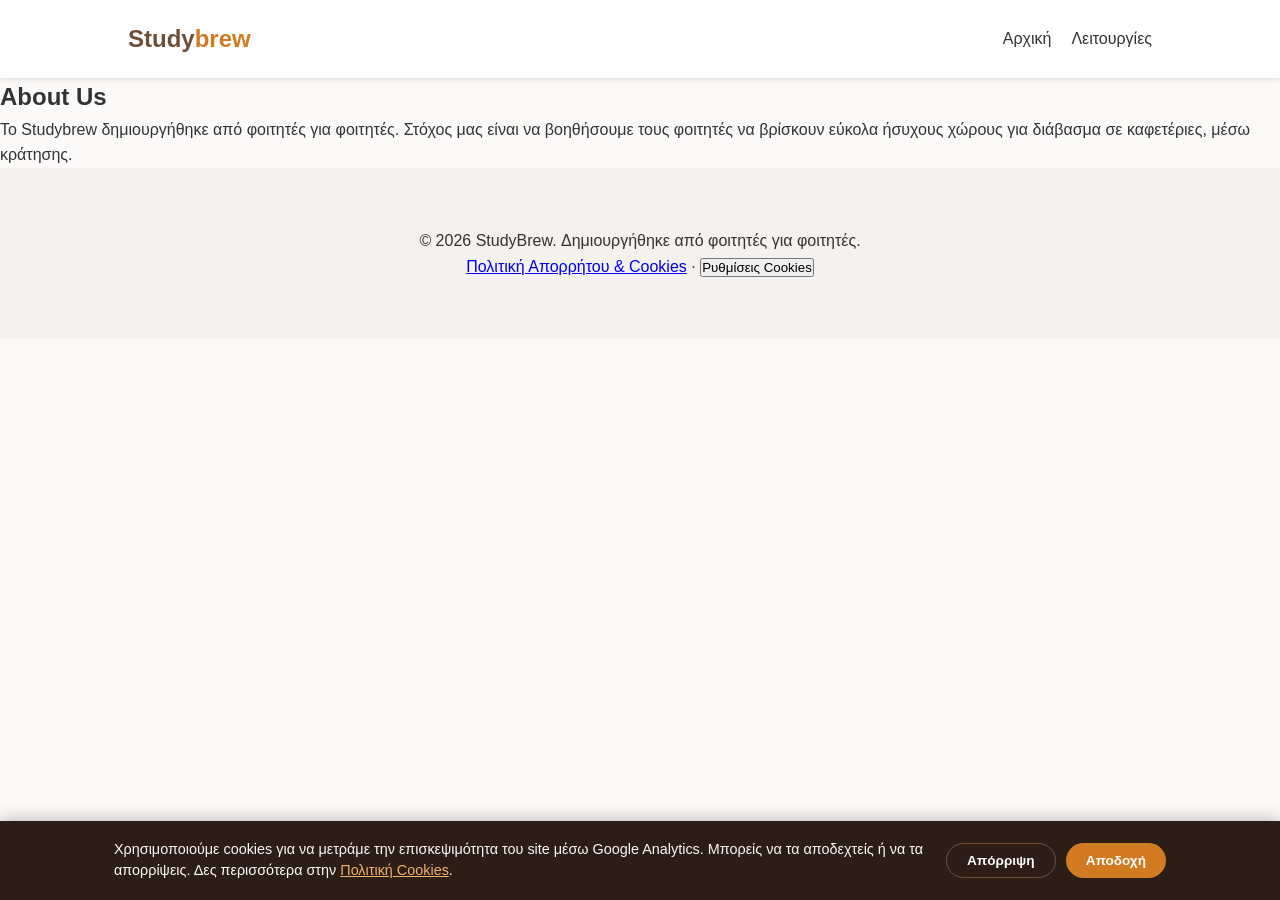
<file: about.html>
<!DOCTYPE html>
<html lang="el">
<head>
    <!-- Google Analytics is loaded only after cookie consent, see cookie-consent.js -->
    <meta charset="UTF-8">
    <meta name="viewport" content="width=device-width, initial-scale=1.0">
    <title>About Us | StudyBrew</title>
    <link rel="stylesheet" href="style.css">
        <!-- Favicon -->
    <link rel="icon" type="image/png" href="favicon./favicon-96x96.png" sizes="96x96" />
    <link rel="icon" type="image/svg+xml" href="favicon./favicon.svg" />
    <link rel="shortcut icon" href="favicon./favicon.ico" />
    <link rel="apple-touch-icon" sizes="180x180" href="favicon./apple-touch-icon.png" />
    <link rel="manifest" href="favicon./site.webmanifest" />
</head>
<body>

<nav>
    <div class="logo">Study<span>brew</span></div>
    <ul>
        <li><a href="index.html">Αρχική</a></li>
        <li><a href="index.html#features">Λειτουργίες</a></li>
    </ul>
</nav>

<section class="about-page">
    <div class="container">
        <h1>About Us</h1>
        <p>
            Το Studybrew δημιουργήθηκε από φοιτητές για φοιτητές.
            Στόχος μας είναι να βοηθήσουμε τους φοιτητές να βρίσκουν
            εύκολα ήσυχους χώρους για διάβασμα σε καφετέριες, μέσω κράτησης.
        </p>

    
    </div>
</section>

<footer>
    <p>&copy; 2026 StudyBrew. Δημιουργήθηκε από φοιτητές για φοιτητές.</p>
    <p><a href="privacy.html">Πολιτική Απορρήτου &amp; Cookies</a> ·
        <button type="button" class="cookie-settings-link" onclick="window.sbOpenCookieSettings && window.sbOpenCookieSettings()">Ρυθμίσεις Cookies</button></p>
</footer>

<script src="cookie-consent.js"></script>
</body>
</html>
</file>
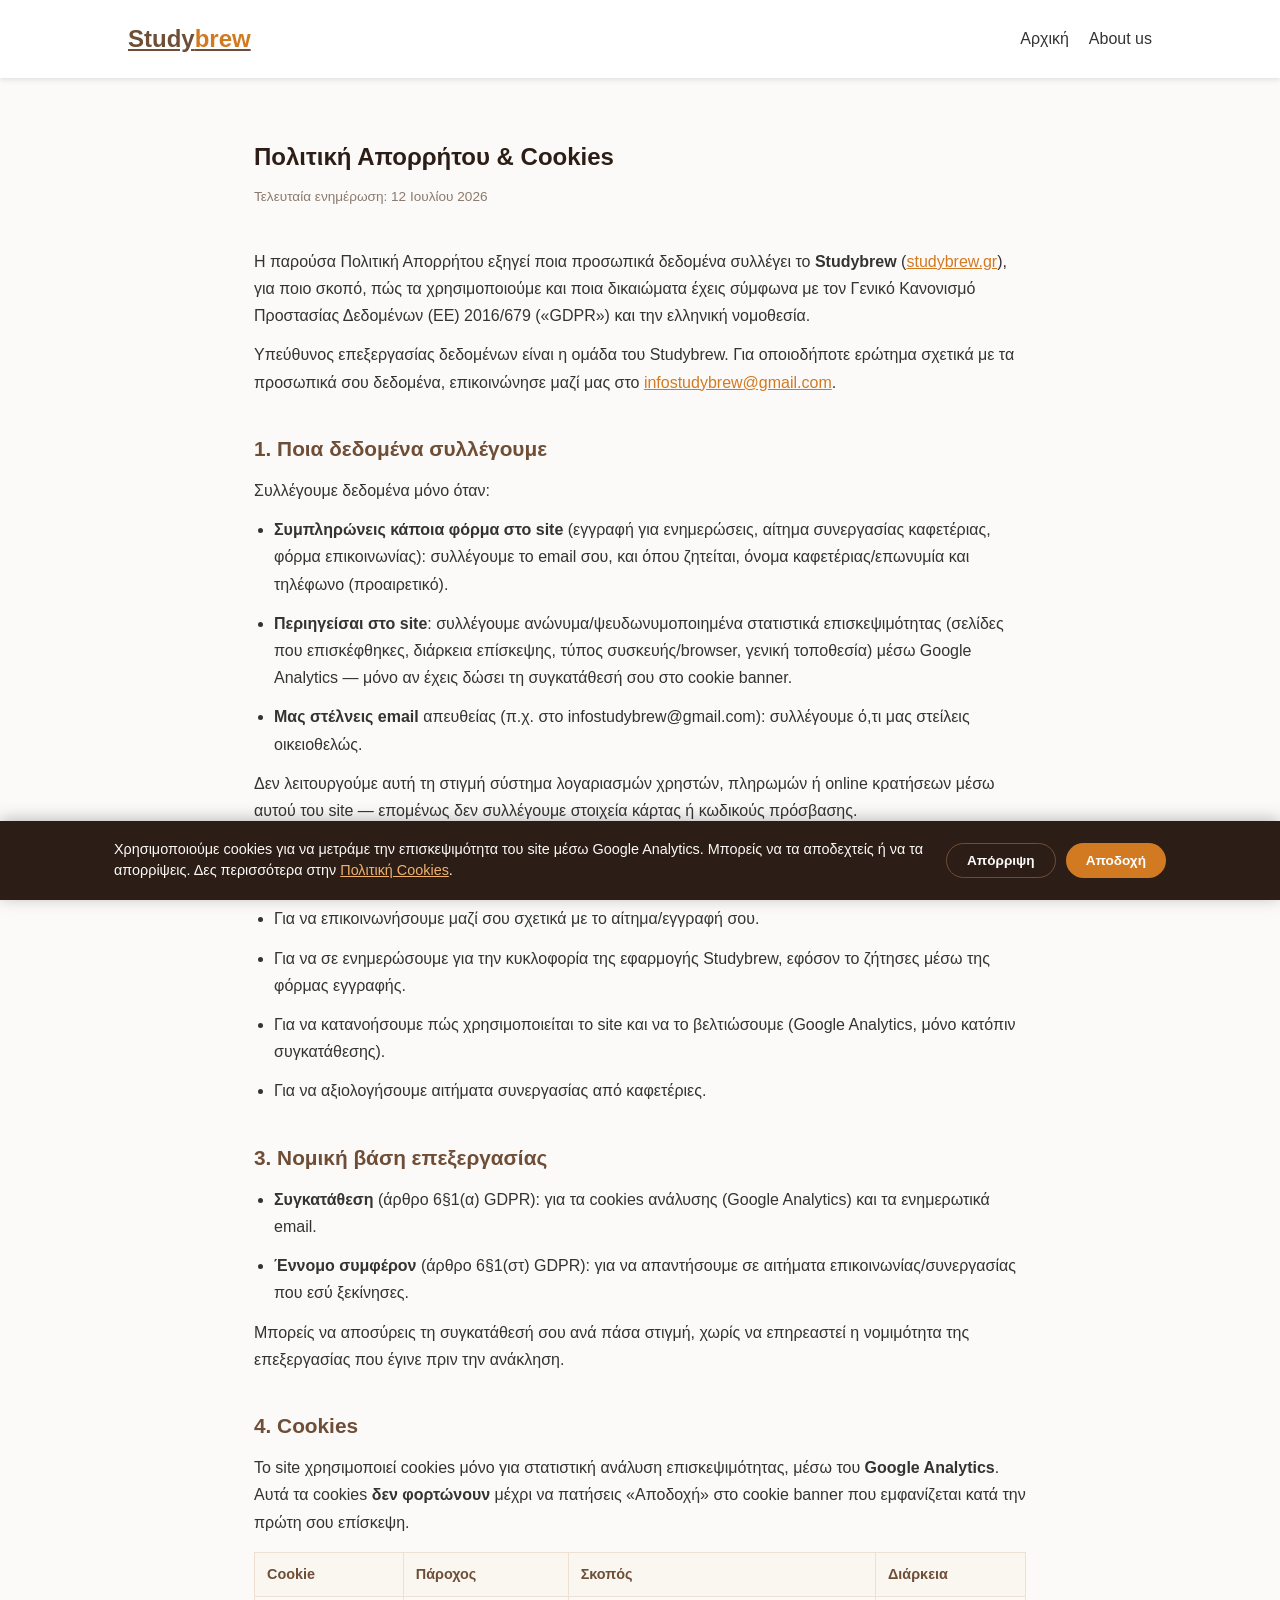
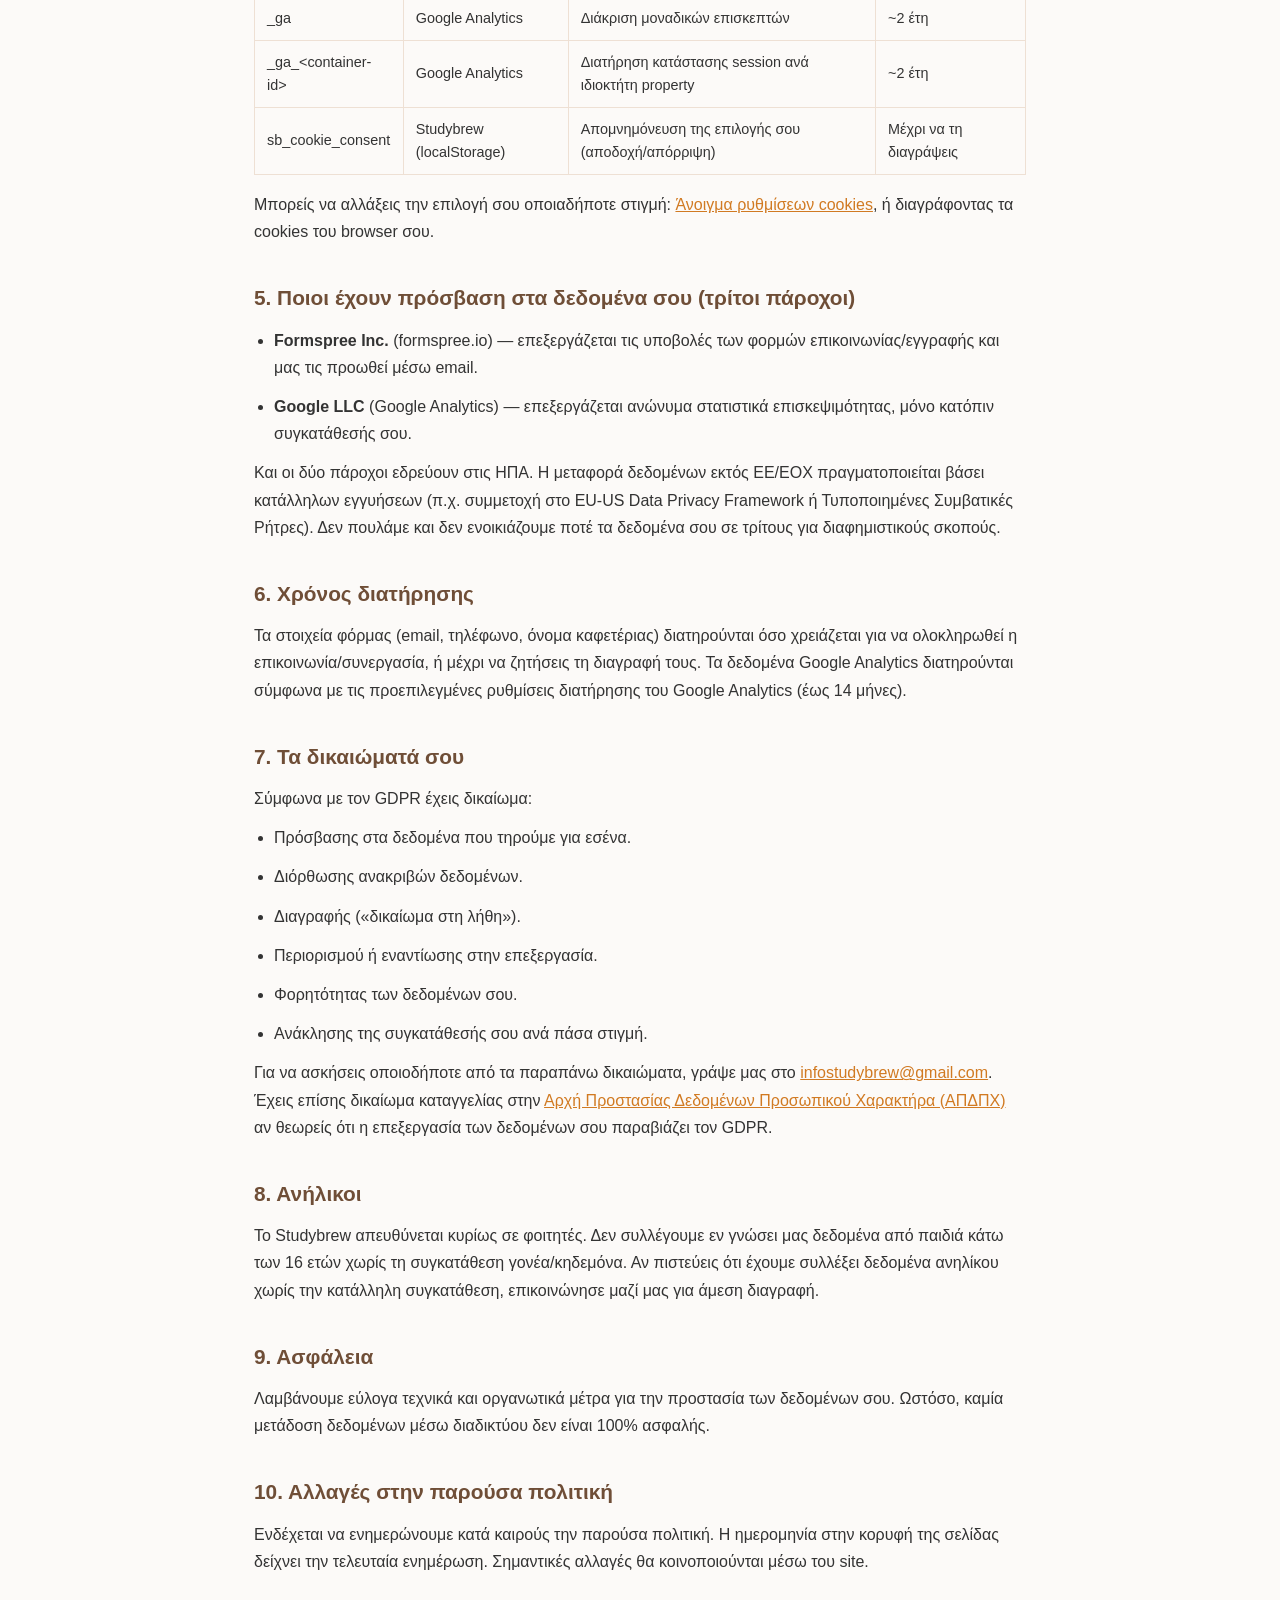
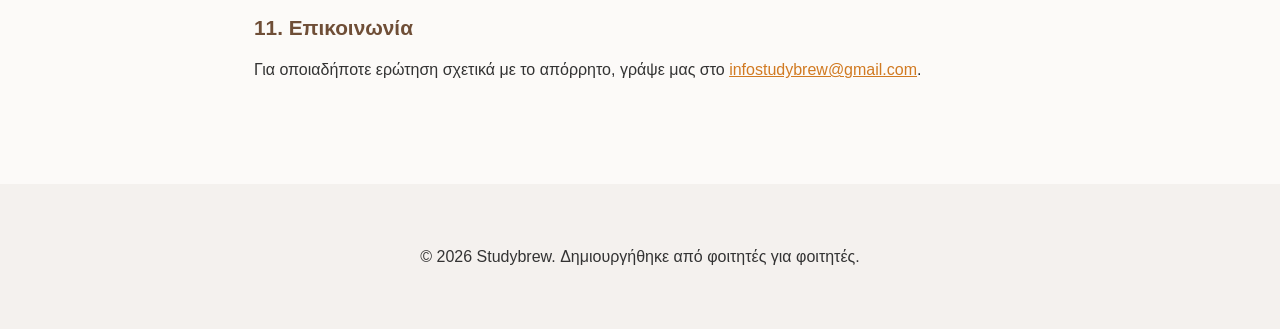
<file: privacy.html>
<!DOCTYPE html>
<html lang="el">
<head>
    <meta charset="UTF-8">
    <meta name="viewport" content="width=device-width, initial-scale=1.0">
    <title>Πολιτική Απορρήτου & Cookies | StudyBrew</title>
    <meta name="robots" content="noindex">
    <link rel="stylesheet" href="style.css">
    <link rel="stylesheet" href="fonts.css">
    <!-- Favicon -->
    <link rel="icon" type="image/png" href="favicon./favicon-96x96.png" sizes="96x96" />
    <link rel="icon" type="image/svg+xml" href="favicon./favicon.svg" />
    <link rel="shortcut icon" href="favicon./favicon.ico" />
    <link rel="apple-touch-icon" sizes="180x180" href="favicon./apple-touch-icon.png" />
    <link rel="manifest" href="favicon./site.webmanifest" />
</head>
<body>

<nav>
    <a href="index.html" class="logo">Study<span>brew</span></a>
    <ul>
        <li><a href="index.html">Αρχική</a></li>
        <li><a href="about.html">About us</a></li>
    </ul>
</nav>

<section class="legal-page">
    <h1>Πολιτική Απορρήτου &amp; Cookies</h1>
    <p class="legal-updated">Τελευταία ενημέρωση: 12 Ιουλίου 2026</p>

    <!--
      TODO πριν τη δημοσίευση: συμπλήρωσε πλήρη στοιχεία υπεύθυνου επεξεργασίας
      (νομική μορφή, ΑΦΜ/αριθμός μητρώου αν υπάρχει, ταχυδρομική διεύθυνση) αν
      το Studybrew λειτουργεί ως εταιρεία/ατομική επιχείρηση. Αυτό το κείμενο
      είναι ένα καλό σχέδιο εκκίνησης, όχι νομική συμβουλή — δώστε το σε δικηγόρο
      για τελικό έλεγχο πριν πάει live.
    -->

    <p>
        Η παρούσα Πολιτική Απορρήτου εξηγεί ποια προσωπικά δεδομένα συλλέγει το
        <strong>Studybrew</strong> (<a href="https://www.studybrew.gr">studybrew.gr</a>),
        για ποιο σκοπό, πώς τα χρησιμοποιούμε και ποια δικαιώματα έχεις σύμφωνα με τον
        Γενικό Κανονισμό Προστασίας Δεδομένων (ΕΕ) 2016/679 («GDPR») και την ελληνική
        νομοθεσία.
    </p>
    <p>
        Υπεύθυνος επεξεργασίας δεδομένων είναι η ομάδα του Studybrew. Για οποιοδήποτε
        ερώτημα σχετικά με τα προσωπικά σου δεδομένα, επικοινώνησε μαζί μας στο
        <a href="mailto:infostudybrew@gmail.com">infostudybrew@gmail.com</a>.
    </p>

    <h2>1. Ποια δεδομένα συλλέγουμε</h2>
    <p>Συλλέγουμε δεδομένα μόνο όταν:</p>
    <ul>
        <li>
            <strong>Συμπληρώνεις κάποια φόρμα στο site</strong> (εγγραφή για ενημερώσεις,
            αίτημα συνεργασίας καφετέριας, φόρμα επικοινωνίας): συλλέγουμε το email σου,
            και όπου ζητείται, όνομα καφετέριας/επωνυμία και τηλέφωνο (προαιρετικό).
        </li>
        <li>
            <strong>Περιηγείσαι στο site</strong>: συλλέγουμε ανώνυμα/ψευδωνυμοποιημένα
            στατιστικά επισκεψιμότητας (σελίδες που επισκέφθηκες, διάρκεια επίσκεψης,
            τύπος συσκευής/browser, γενική τοποθεσία) μέσω Google Analytics — μόνο αν
            έχεις δώσει τη συγκατάθεσή σου στο cookie banner.
        </li>
        <li>
            <strong>Μας στέλνεις email</strong> απευθείας (π.χ. στο infostudybrew@gmail.com):
            συλλέγουμε ό,τι μας στείλεις οικειοθελώς.
        </li>
    </ul>
    <p>
        Δεν λειτουργούμε αυτή τη στιγμή σύστημα λογαριασμών χρηστών, πληρωμών ή online
        κρατήσεων μέσω αυτού του site — επομένως δεν συλλέγουμε στοιχεία κάρτας ή κωδικούς
        πρόσβασης.
    </p>

    <h2>2. Για ποιο σκοπό τα χρησιμοποιούμε</h2>
    <ul>
        <li>Για να επικοινωνήσουμε μαζί σου σχετικά με το αίτημα/εγγραφή σου.</li>
        <li>Για να σε ενημερώσουμε για την κυκλοφορία της εφαρμογής Studybrew, εφόσον το
            ζήτησες μέσω της φόρμας εγγραφής.</li>
        <li>Για να κατανοήσουμε πώς χρησιμοποιείται το site και να το βελτιώσουμε
            (Google Analytics, μόνο κατόπιν συγκατάθεσης).</li>
        <li>Για να αξιολογήσουμε αιτήματα συνεργασίας από καφετέριες.</li>
    </ul>

    <h2>3. Νομική βάση επεξεργασίας</h2>
    <ul>
        <li><strong>Συγκατάθεση</strong> (άρθρο 6§1(α) GDPR): για τα cookies ανάλυσης
            (Google Analytics) και τα ενημερωτικά email.</li>
        <li><strong>Έννομο συμφέρον</strong> (άρθρο 6§1(στ) GDPR): για να απαντήσουμε σε
            αιτήματα επικοινωνίας/συνεργασίας που εσύ ξεκίνησες.</li>
    </ul>
    <p>Μπορείς να αποσύρεις τη συγκατάθεσή σου ανά πάσα στιγμή, χωρίς να επηρεαστεί η
        νομιμότητα της επεξεργασίας που έγινε πριν την ανάκληση.</p>

    <h2 id="cookies">4. Cookies</h2>
    <p>
        Το site χρησιμοποιεί cookies μόνο για στατιστική ανάλυση επισκεψιμότητας, μέσω
        του <strong>Google Analytics</strong>. Αυτά τα cookies <strong>δεν φορτώνουν</strong>
        μέχρι να πατήσεις «Αποδοχή» στο cookie banner που εμφανίζεται κατά την πρώτη σου
        επίσκεψη.
    </p>
    <table>
        <thead>
            <tr><th>Cookie</th><th>Πάροχος</th><th>Σκοπός</th><th>Διάρκεια</th></tr>
        </thead>
        <tbody>
            <tr><td>_ga</td><td>Google Analytics</td><td>Διάκριση μοναδικών επισκεπτών</td><td>~2 έτη</td></tr>
            <tr><td>_ga_&lt;container-id&gt;</td><td>Google Analytics</td><td>Διατήρηση κατάστασης session ανά ιδιοκτήτη property</td><td>~2 έτη</td></tr>
            <tr><td>sb_cookie_consent</td><td>Studybrew (localStorage)</td><td>Απομνημόνευση της επιλογής σου (αποδοχή/απόρριψη)</td><td>Μέχρι να τη διαγράψεις</td></tr>
        </tbody>
    </table>
    <p>
        Μπορείς να αλλάξεις την επιλογή σου οποιαδήποτε στιγμή:
        <button type="button" class="cookie-settings-link" onclick="window.sbOpenCookieSettings && window.sbOpenCookieSettings()">Άνοιγμα ρυθμίσεων cookies</button>,
        ή διαγράφοντας τα cookies του browser σου.
    </p>

    <h2>5. Ποιοι έχουν πρόσβαση στα δεδομένα σου (τρίτοι πάροχοι)</h2>
    <ul>
        <li>
            <strong>Formspree Inc.</strong> (formspree.io) — επεξεργάζεται τις υποβολές
            των φορμών επικοινωνίας/εγγραφής και μας τις προωθεί μέσω email.
        </li>
        <li>
            <strong>Google LLC</strong> (Google Analytics) — επεξεργάζεται ανώνυμα
            στατιστικά επισκεψιμότητας, μόνο κατόπιν συγκατάθεσής σου.
        </li>
    </ul>
    <p>
        Και οι δύο πάροχοι εδρεύουν στις ΗΠΑ. Η μεταφορά δεδομένων εκτός ΕΕ/ΕΟΧ
        πραγματοποιείται βάσει κατάλληλων εγγυήσεων (π.χ. συμμετοχή στο EU-US Data
        Privacy Framework ή Τυποποιημένες Συμβατικές Ρήτρες). Δεν πουλάμε και δεν
        ενοικιάζουμε ποτέ τα δεδομένα σου σε τρίτους για διαφημιστικούς σκοπούς.
    </p>

    <h2>6. Χρόνος διατήρησης</h2>
    <p>
        Τα στοιχεία φόρμας (email, τηλέφωνο, όνομα καφετέριας) διατηρούνται όσο χρειάζεται
        για να ολοκληρωθεί η επικοινωνία/συνεργασία, ή μέχρι να ζητήσεις τη διαγραφή τους.
        Τα δεδομένα Google Analytics διατηρούνται σύμφωνα με τις προεπιλεγμένες ρυθμίσεις
        διατήρησης του Google Analytics (έως 14 μήνες).
    </p>

    <h2>7. Τα δικαιώματά σου</h2>
    <p>Σύμφωνα με τον GDPR έχεις δικαίωμα:</p>
    <ul>
        <li>Πρόσβασης στα δεδομένα που τηρούμε για εσένα.</li>
        <li>Διόρθωσης ανακριβών δεδομένων.</li>
        <li>Διαγραφής («δικαίωμα στη λήθη»).</li>
        <li>Περιορισμού ή εναντίωσης στην επεξεργασία.</li>
        <li>Φορητότητας των δεδομένων σου.</li>
        <li>Ανάκλησης της συγκατάθεσής σου ανά πάσα στιγμή.</li>
    </ul>
    <p>
        Για να ασκήσεις οποιοδήποτε από τα παραπάνω δικαιώματα, γράψε μας στο
        <a href="mailto:infostudybrew@gmail.com">infostudybrew@gmail.com</a>. Έχεις επίσης
        δικαίωμα καταγγελίας στην
        <a href="https://www.dpa.gr" target="_blank" rel="noopener">Αρχή Προστασίας
        Δεδομένων Προσωπικού Χαρακτήρα (ΑΠΔΠΧ)</a> αν θεωρείς ότι η επεξεργασία των
        δεδομένων σου παραβιάζει τον GDPR.
    </p>

    <h2>8. Ανήλικοι</h2>
    <p>
        Το Studybrew απευθύνεται κυρίως σε φοιτητές. Δεν συλλέγουμε εν γνώσει μας δεδομένα
        από παιδιά κάτω των 16 ετών χωρίς τη συγκατάθεση γονέα/κηδεμόνα. Αν πιστεύεις ότι
        έχουμε συλλέξει δεδομένα ανηλίκου χωρίς την κατάλληλη συγκατάθεση, επικοινώνησε
        μαζί μας για άμεση διαγραφή.
    </p>

    <h2>9. Ασφάλεια</h2>
    <p>
        Λαμβάνουμε εύλογα τεχνικά και οργανωτικά μέτρα για την προστασία των δεδομένων
        σου. Ωστόσο, καμία μετάδοση δεδομένων μέσω διαδικτύου δεν είναι 100% ασφαλής.
    </p>

    <h2>10. Αλλαγές στην παρούσα πολιτική</h2>
    <p>
        Ενδέχεται να ενημερώνουμε κατά καιρούς την παρούσα πολιτική. Η ημερομηνία στην
        κορυφή της σελίδας δείχνει την τελευταία ενημέρωση. Σημαντικές αλλαγές θα
        κοινοποιούνται μέσω του site.
    </p>

    <h2>11. Επικοινωνία</h2>
    <p>
        Για οποιαδήποτε ερώτηση σχετικά με το απόρρητο, γράψε μας στο
        <a href="mailto:infostudybrew@gmail.com">infostudybrew@gmail.com</a>.
    </p>
</section>

<footer>
    <p>&copy; 2026 Studybrew. Δημιουργήθηκε από φοιτητές για φοιτητές.</p>
</footer>

<script src="cookie-consent.js"></script>
</body>
</html>
</file>
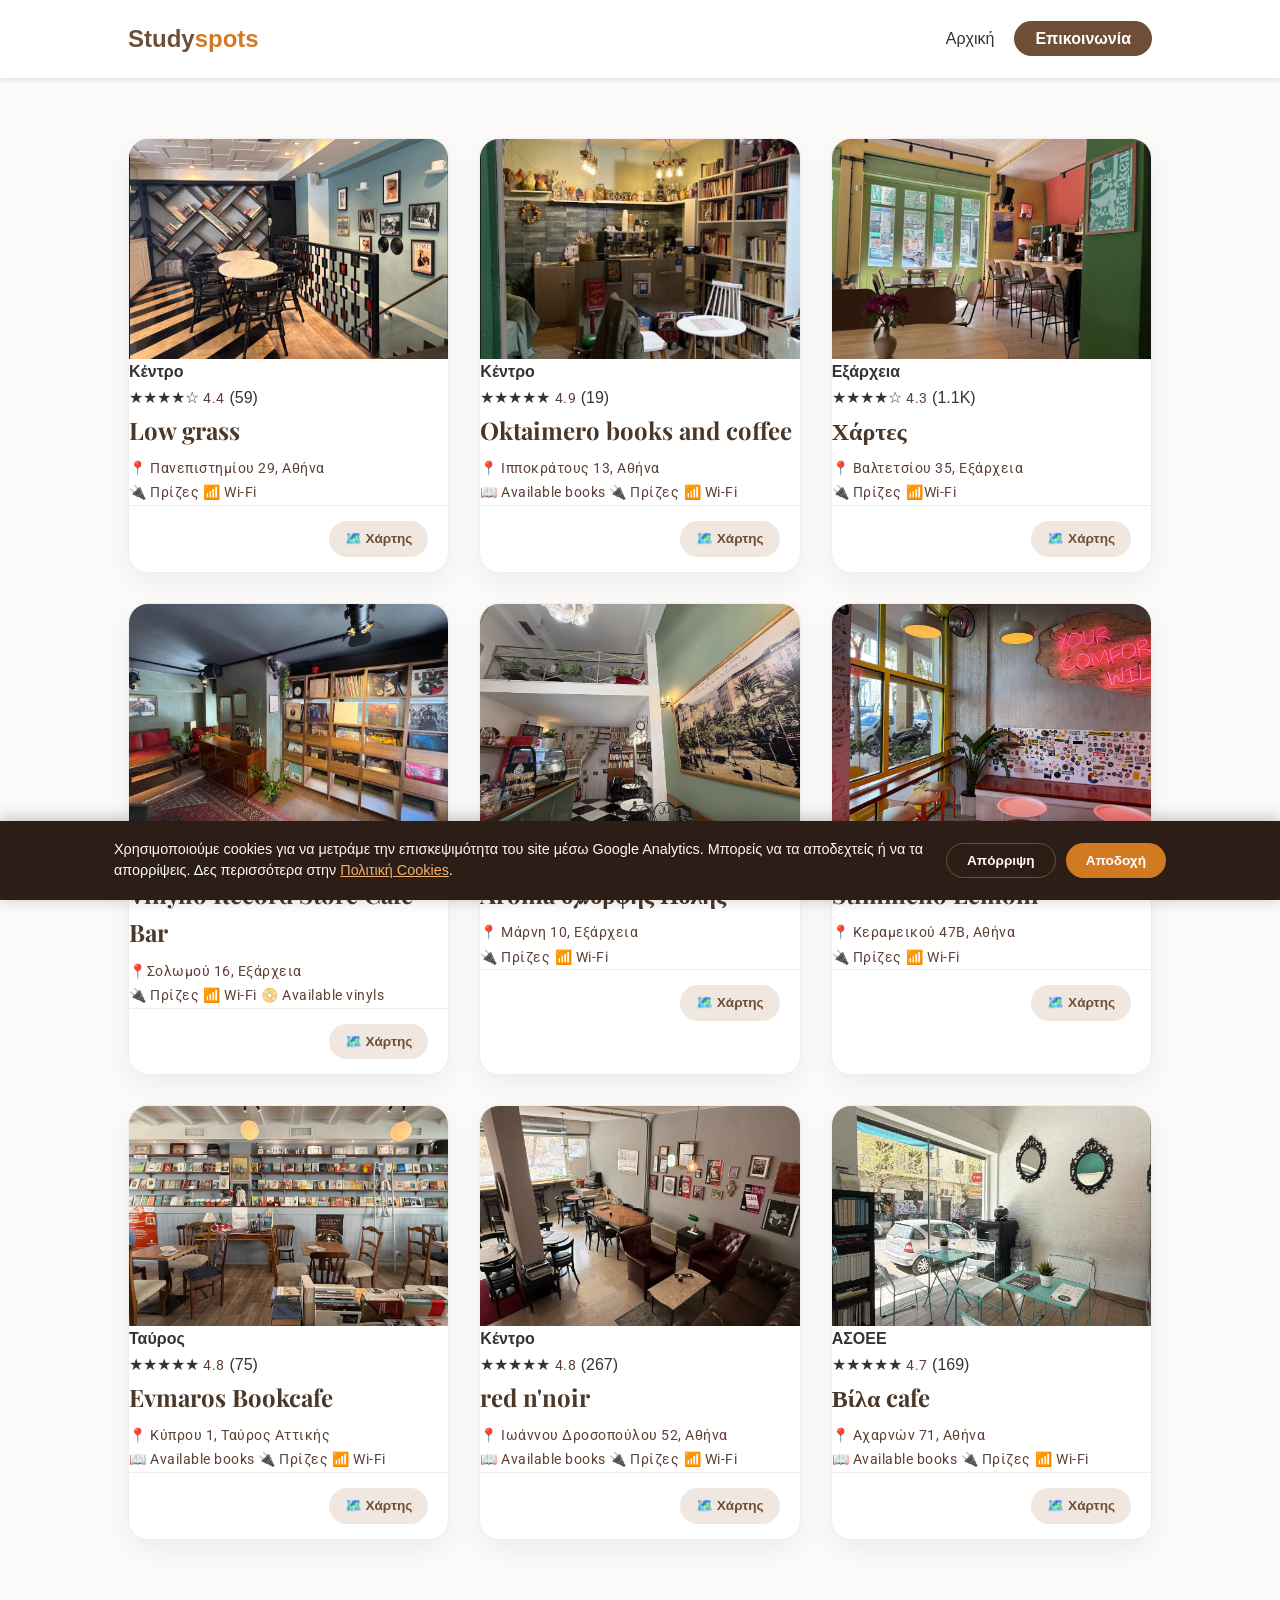
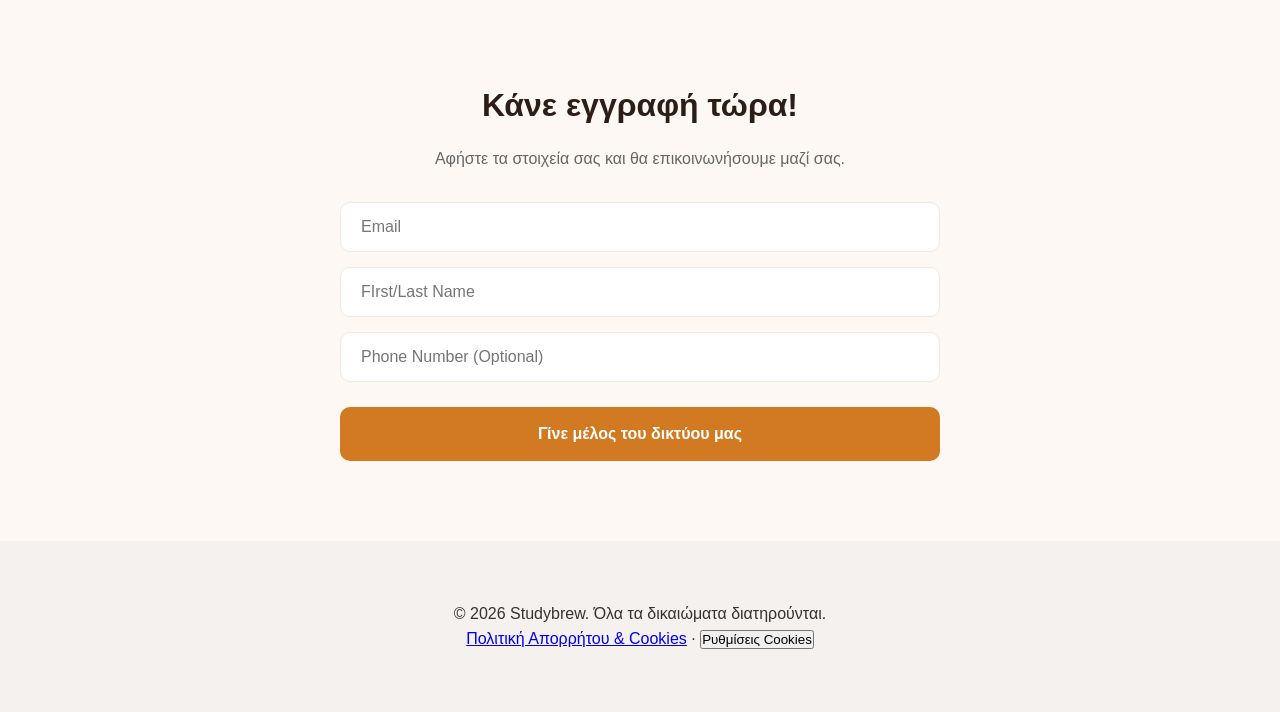
<file: spots.html>
<html lang="el">
<head>
    <!-- Google Analytics is loaded only after cookie consent, see cookie-consent.js -->

    <meta charset="UTF-8">
    <meta name="viewport" content="width=device-width, initial-scale=1.0">
    <title>Study Spots - Ανακάλυψε τον επόμενο χώρο σου</title>
    
    <link href="https://fonts.googleapis.com/css2?family=Montserrat:wght@400;600;700&display=swap" rel="stylesheet">
    
    <link rel="stylesheet" href="style.css">
    <link rel="stylesheet" href="fonts.css">
        <!-- Favicon -->
    <link rel="icon" type="image/png" href="favicon./favicon-96x96.png" sizes="96x96" />
    <link rel="icon" type="image/svg+xml" href="favicon./favicon.svg" />
    <link rel="shortcut icon" href="favicon./favicon.ico" />
    <link rel="apple-touch-icon" sizes="180x180" href="favicon./apple-touch-icon.png" />
    <link rel="manifest" href="favicon./site.webmanifest" />
</head>
<body>

    <nav>
        <div class="logo">Study<span>spots</span></div>
        <ul>
            <li><a href="index.html">Αρχική</a></li>
            <li><a href="#contact" id="contact-trigger">Επικοινωνία</a></li>
            
        </ul>
    </nav>

    <section class="spots-grid-container">
        <div class="spots-list">
            
            <div class="spot-card">
                <div class="spot-image" style="background-image: url('images/lowgrass.jpg');">

                </div>
                <div class="spot-info">
                    <div class="spot-header-row">
                        <b><span class="spot-tag">Κέντρο</span></b>
                        <div class="spot-rating">
                            <span class="star">★★★★☆</span> 
                            <span class="rating-num">4.4</span>
                            <span class="review-count">(59)</span>
                        </div>
                    </div>
                    <h3>Low grass</h3>
                    <p class="spot-location">📍 Πανεπιστημίου 29, Αθήνα</p>
                    <div class="spot-amenities">
                        <span>🔌 Πρίζες</span>
                        <span>📶 Wi-Fi</span>
                    </div>
                    <div class="spot-footer">
                        <div class="price-info">

                        </div>
                        
                    </div>
                </div>
            </div>

            <div class="spot-card">
                <div class="spot-image" style="background-image: url('images/oktaimero1.jpg');">
                </div>
                <div class="spot-info">
                    <div class="spot-header-row">
                        <b> <span  class="spot-tag">Κέντρο </span> </b>
                        <div class="spot-rating">
                            <span class="star">★★★★★</span> 
                            <span class="rating-num">4.9</span>
                            <span class="review-count">(19)</span>
                        </div>
                    </div>
                    <h3>Oktaimero books and coffee</h3>
                    <p class="spot-location">📍 Ιπποκράτους 13, Αθήνα</p>
                    <div class="spot-amenities">
                        <span> 📖 Available books </span>
                        <span>🔌 Πρίζες</span>
                        <span>📶 Wi-Fi</span>
                    </div>
                    <div class="spot-footer">
                        <div class="price-info">

                        </div>
                        
                    </div>
                </div>
            </div>

            <div class="spot-card">
                <div class="spot-image" style="background-image: url('/images/xartes.jpg');">
                </div>
                <div class="spot-info">
                    <div class="spot-header-row">
                        <b><span class="spot-tag">Εξάρχεια</span></b>
                        <div class="spot-rating">
                            <span class="star">★★★★☆</span> 
                            <span class="rating-num">4.3</span>
                            <span class="review-count">(1.1Κ)</span>
                        </div>
                    </div>
                    <h3>Χάρτες</h3>
                    <p class="spot-location">📍 Βαλτετσίου 35, Εξάρχεια </p>
                    </p>
                    <div class="spot-amenities">
                        <span>🔌 Πρίζες</span>
                        <span>📶Wi-Fi</span>
                    </div>
                    <div class="spot-footer">
                        <div class="price-info">

                        </div>
                        
                    </div>
                </div>
            </div>

            <div class="spot-card">
                <div class="spot-image" style="background-image: url('/images/vinylio.jpg');">
                </div>
                <div class="spot-info">
                    <div class="spot-header-row">
                        <b><span class="spot-tag">Εξάρχεια</span></b>
                        <div class="spot-rating">
                            <span class="star">★★★★★</span> 
                            <span class="rating-num">4.8</span>
                            <span class="review-count">(207)</span>
                        </div>
                    </div>
                    <h3>Vinylio Record Store Cafe Bar</h3>
                    <p class="spot-location">📍Σολωμού 16, Εξάρχεια</p>
                    <div class="spot-amenities">
                        <span>🔌 Πρίζες</span>
                        <span>📶 Wi-Fi</span>
                        <span>📀 Available vinyls</span>
                    </div>
                    <div class="spot-footer">
                        <div class="price-info">
                        </div>
                        
                    </div>
                </div>
            </div>

            <div class="spot-card">
                <div class="spot-image" style="background-image: url('images/Aroma.jpg');">
                </div>
                <div class="spot-info">
                    <div class="spot-header-row">
                       <b><span class="spot-tag">Εξάρχεια</span></b>
                        <div class="spot-rating">
                            <span class="star">★★★★★</span> 
                            <span class="rating-num">4.9</span>
                            <span class="review-count">(64)</span>
                        </div>
                    </div>
                    <h3>Aroma όμορφης Πόλης</h3>
                    <p class="spot-location">📍 Μάρνη 10, Εξάρχεια</p>
                    <div class="spot-amenities">
                        <span>🔌 Πρίζες</span>
                        <span>📶 Wi-Fi</span>
                    </div>
                    <div class="spot-footer">
                        <div class="price-info">

                        </div>
                        
                    </div>
                </div>
            </div>

            

             <div class="spot-card">
                <div class="spot-image" style="background-image: url('images/stimmenolemoni.jpg');">
                </div>
                <div class="spot-info">
                    <div class="spot-header-row">
                        <b> <span  class="spot-tag">Κέντρο </span> </b>
                        <div class="spot-rating">
                            <span class="star">★★★★★</span> 
                            <span class="rating-num">4.9</span>
                            <span class="review-count">(114)</span>
                        </div>
                    </div>
                    <h3>Stimmeno Lemoni</h3>
                    <p class="spot-location">📍 Κεραμεικού 47Β, Αθήνα</p>
                    <div class="spot-amenities">
                        
                        <span>🔌 Πρίζες</span>
                        <span>📶 Wi-Fi</span>
                    </div>
                    <div class="spot-footer">
                        <div class="price-info">
                           
                        </div>
                        
                    </div>
                </div>
            </div>

         <div class="spot-card">
                <div class="spot-image" style="background-image: url('images/evmaros.jpg');">
                </div>
                <div class="spot-info">
                    <div class="spot-header-row">
                        <b> <span  class="spot-tag">Ταύρος</span> </b>
                        <div class="spot-rating">
                            <span class="star">★★★★★</span> 
                            <span class="rating-num">4.8</span>
                            <span class="review-count">(75)</span>
                        </div>
                    </div>
                    <h3>Evmaros Bookcafe</h3>
                    <p class="spot-location">📍 Κύπρου 1, Ταύρος Αττικής</p>
                    <div class="spot-amenities">
                        <span> 📖 Available books </span>
                        <span>🔌 Πρίζες</span>
                        <span>📶 Wi-Fi</span>
                    </div>
                    <div class="spot-footer">
                        <div class="price-info">
                           
                        </div>
                        
                    </div>
                </div>
            </div>
             <div class="spot-card">
                <div class="spot-image" style="background-image: url('images/rednnoir.jpg');">
                </div>
                <div class="spot-info">
                    <div class="spot-header-row">
                        <b> <span  class="spot-tag">Κέντρο</span> </b>
                        <div class="spot-rating">
                            <span class="star">★★★★★</span> 
                            <span class="rating-num">4.8</span>
                            <span class="review-count">(267)</span>
                        </div>
                    </div>
                    <h3>red n'noir</h3>
                    <p class="spot-location">📍 Ιωάννου Δροσοπούλου 52, Αθήνα</p>
                    <div class="spot-amenities">
                        <span> 📖 Available books </span>
                        <span>🔌 Πρίζες</span>
                        <span>📶 Wi-Fi</span>
                    </div>
                    <div class="spot-footer">
                        <div class="price-info">
                           
                        </div>
                        
                    </div>
                </div>
            </div>
             <div class="spot-card">
                <div class="spot-image" style="background-image: url('images/vila.jpg');">
                </div>
                <div class="spot-info">
                    <div class="spot-header-row">
                        <b> <span  class="spot-tag">ΑΣΟΕΕ</span> </b>
                        <div class="spot-rating">
                            <span class="star">★★★★★</span> 
                            <span class="rating-num">4.7</span>
                            <span class="review-count">(169)</span>
                        </div>
                    </div>
                    <h3>Βίλα cafe</h3>
                    <p class="spot-location">📍 Αχαρνών 71, Αθήνα</p>
                    <div class="spot-amenities">
                        <span> 📖 Available books </span>
                        <span>🔌 Πρίζες</span>
                        <span>📶 Wi-Fi</span>
                    </div>
                    <div class="spot-footer">
                        <div class="price-info">
                           
                        </div>
                        
                    </div>
                </div>
            </div>

        </div>
    </section>

     <section class="final-cta" id="contact">
        <div class="cta-box">
            <div id="form-wrapper">
                <h2>Κάνε εγγραφή τώρα!</h2>
                <p id="form-description">Αφήστε τα στοιχεία σας και θα επικοινωνήσουμε μαζί σας.</p>
                
                <form id="my-form" action="https://formspree.io/f/xaqljlzo" method="POST" class="biz-form">
                    <input type="text" name="cafe_name" placeholder="Email" required>
                    <input type="email" name="email" placeholder="FIrst/Last Name" (Optional)>
                    <input type="tel" name="phone" placeholder="Phone Number (Optional)">
                    <button type="submit" id="submit-btn" class="submit-btn">Γίνε μέλος του δικτύου μας</button>
                </form>

                <div id="status-message" style="display:none; padding: 40px 0;">
                    <div class="check-icon" style="width: 70px; height: 70px; background: #d17a22; color: white; border-radius: 50%; display: flex; align-items: center; justify-content: center; margin: 0 auto 20px; font-size: 30px;">✓</div>
                    <h3 style="color: #2c1e16; font-size: 24px;">Application Received!</h3>
                    <p>We'll be in touch soon.</p>
                </div>
            </div>
        </div>
    </section>





    <footer>
        <p>&copy; 2026 Studybrew. Όλα τα δικαιώματα διατηρούνται.</p>
        <p><a href="privacy.html">Πολιτική Απορρήτου &amp; Cookies</a> ·
            <button type="button" class="cookie-settings-link" onclick="window.sbOpenCookieSettings && window.sbOpenCookieSettings()">Ρυθμίσεις Cookies</button></p>
    </footer>

    <script>
        document.querySelectorAll('.spot-card').forEach(card => {
            const locationEl = card.querySelector('.spot-location');
            const footer = card.querySelector('.spot-footer');
            if (!locationEl || !footer) return;
            const address = locationEl.textContent.replace('📍', '').trim();
            const btn = document.createElement('a');
            btn.href = 'https://www.google.com/maps/search/?api=1&query=' + encodeURIComponent(address);
            btn.target = '_blank';
            btn.rel = 'noopener noreferrer';
            btn.className = 'btn-map';
            btn.textContent = '🗺️ Χάρτης';
            footer.appendChild(btn);
        });
    </script>
    <script src="cookie-consent.js"></script>

</body>
</html>
</file>
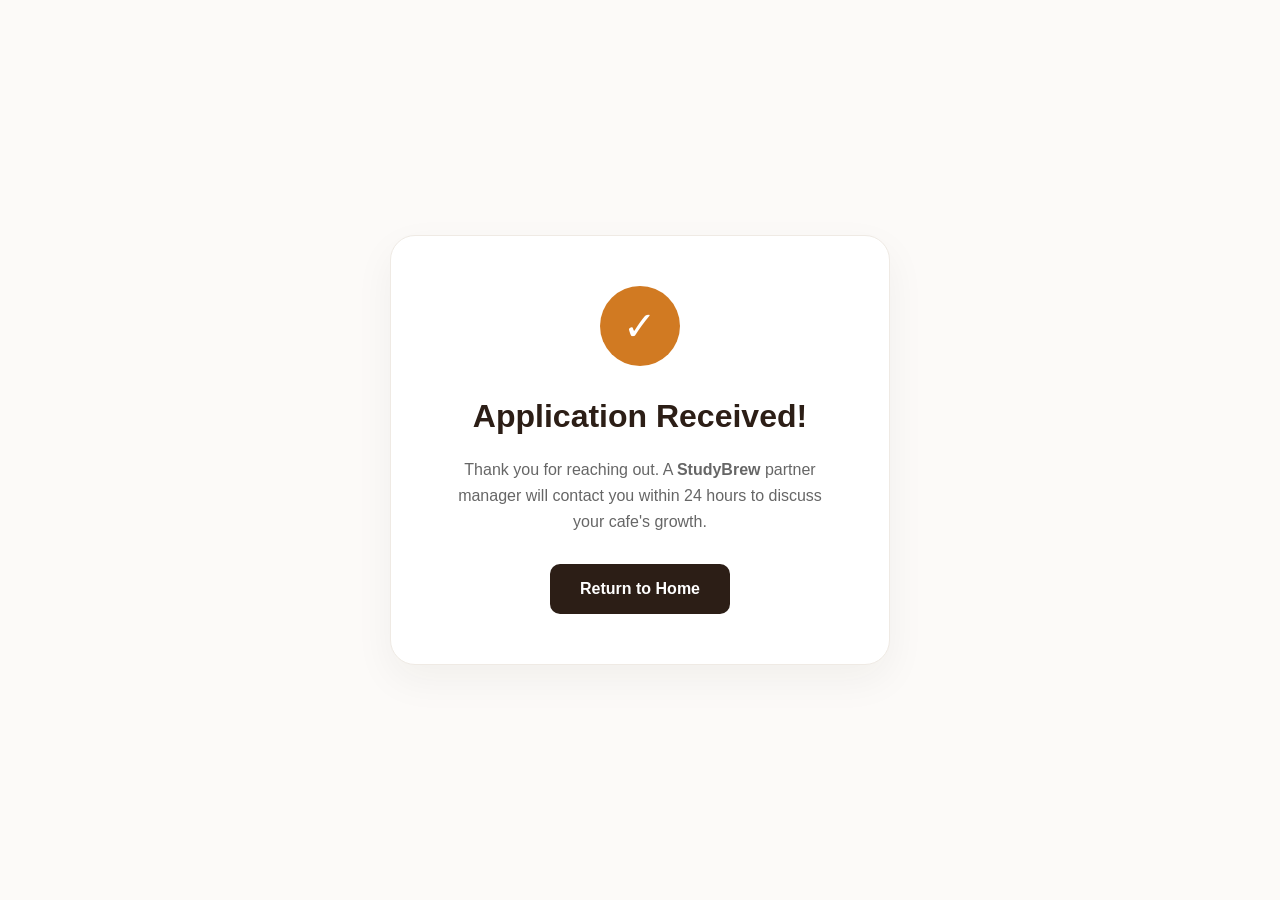
<file: thanks.html>
<!DOCTYPE html>
<html lang="en">
<head>
    <meta charset="UTF-8">
    <meta name="viewport" content="width=device-width, initial-scale=1.0">
    <title>Thank You - StudyBrew</title>
    <link rel="stylesheet" href="style.css"> </head>
<body>
    <section class="thanks-container">
        <div class="thanks-content">
            <div class="check-icon">✓</div>
            <h1>Application Received!</h1>
            <p>Thank you for reaching out. A <strong>StudyBrew</strong> partner manager will contact you within 24 hours to discuss your cafe's growth.</p>
            
            <div class="thanks-buttons">
                <a href="index.html" class="back-home-btn">Return to Home</a>
            </div>
        </div>
    </section>
</body>
</html>
</file>
<file: style.css>
/* --- general --- */
* {
    margin: 0;
    padding: 0;
    box-sizing: border-box;
}

body {
    font-family: 'Poppins', sans-serif;
    line-height: 1.6;
    color: #333;
    background-color: #fcfaf8;
}

/* --- NAVIGATION --- */
nav {
    display: flex;
    justify-content: space-between;
    align-items: center;
    padding: 20px 10%;
    background: #fff;
    box-shadow: 0 2px 5px rgba(0,0,0,0.1);
    position: sticky;
    top: 0;
    z-index: 1000;
}

.logo {
    font-size: 24px;
    font-weight: 600;
    color: #6f4e37;
}

.logo span { color: #d17a22; }

nav ul { display: flex; list-style: none; }
nav ul li { margin-left: 20px; }
nav ul li a { 
    text-decoration: none; 
    color: #333; 
    font-weight: 400;
    transition: 0.3s; 
}
nav ul li a:hover { color: #d17a22; }

/* --- HERO SECTION --- */
.hero {
    height: 80vh;
    display: flex;
    align-items: center;
    justify-content: center;
    text-align: center;
    background: linear-gradient(rgba(0,0,0,0.5), rgba(0,0,0,0.5)),
url('images/image_main_page.jpg');
    background-size: cover;
    background-position: center;
    color: white;
    padding: 0 20px;
}

.hero h1 { font-size: 3rem; margin-bottom: 10px; }
.hero h1 span { color: #d17a22; }
.hero p { margin-bottom: 5px; }


.spots-circle-container {
    margin-top: 40px;
    display: flex;
    justify-content: center;
    width: 100%;
}

.spots-circle-btn {
    width: 130px;
    height: 130px;
    background-color: #d17a22;
    color: white;
    border-radius: 50%;
    display: flex;
    flex-direction: column;
    justify-content: center;
    align-items: center;
    text-decoration: none;
    text-align: center;
    font-weight: 700;
    line-height: 1.2;
    box-shadow: 0 10px 25px rgba(209, 122, 34, 0.4);
    transition: all 0.4s cubic-bezier(0.175, 0.885, 0.32, 1.275);
    animation: bounceCircle 2s infinite;
    border: none;
    cursor: pointer;
}

.spots-circle-btn:hover {
    background-color: #6f4e37;
    transform: scale(1.1) rotate(5deg);
}

@keyframes bounceCircle {
    0%, 20%, 50%, 80%, 100% { transform: translateY(0); }
    40% { transform: translateY(-15px); }
    60% { transform: translateY(-7px); }
}

.circle-icon { font-size: 28px; margin-bottom: 5px; }
.circle-text { font-size: 14px; }

/* --- rewards section --- */
.rewards-section { padding: 60px 10%; }
.rewards-box {
    display: flex;
    background: #fff;
    padding: 40px;
    border-radius: 20px;
    align-items: center;
    justify-content: space-between;
    box-shadow: 0 10px 30px rgba(0,0,0,0.05);
    max-width: 1100px;
    margin: 0 auto;
}

.btn-rewards {
    display: inline-block;
    margin-top: 20px;
    padding: 12px 25px;
    background: #d17a22;
    color: white;
    text-decoration: none;
    border-radius: 10px;
    font-weight: 600;
    transition: 0.3s;
}

.rewards-icon-img { width: 180px; border-radius: 15px; }


.how-it-works-arrows, .features {
    display: flex;
    justify-content: center;
    align-items: center;
    gap: 15px;
    padding: 60px 10%;
    background-color: #fff;
    max-width: 1200px;
    margin: 0 auto;
}

.step-arrow-card, .feature-card {
    flex: 1;
    padding: 30px;
    background: #fdfbf7;
    border-radius: 20px;
    box-shadow: 0 10px 25px rgba(0,0,0,0.05);
    border: 1px solid #e0d5c1;
    transition: 0.3s;
    text-align: center;
    min-height: 250px;
    display: flex;
    flex-direction: column;
    align-items: center;
}

.step-arrow-card:hover, .feature-card:hover {
    transform: translateY(-8px);
    border-color: #d17a22;
}

.step-icon-wrapper, .step-number {
    width: 65px;
    height: 65px;
    background-color: #d17a22;
    color: white;
    border-radius: 50%;
    display: flex;
    align-items: center;
    justify-content: center;
    font-size: 26px;
    font-weight: 700;
    margin-bottom: 20px;
    border: 3px solid #000;
    box-shadow: 4px 4px 0px rgba(0,0,0,0.1);
}

.flow-arrow {
    font-size: 30px;
    color: #d17a22;
    font-weight: bold;
    animation: moveArrow 2s infinite ease-in-out;
}

@keyframes moveArrow {
    0%, 100% { transform: translateX(0); }
    50% { transform: translateX(10px); }
}

/* --- STUDY SPOTS CARDS --- */
.spots-grid-container {
    padding: 60px 10%;
    width: 100%;
}

.spots-list {
    display: grid;
    grid-template-columns: repeat(auto-fill, minmax(300px, 1fr));
    gap: 30px;
    max-width: 1200px;
    margin: 0 auto;
}

.spot-card {
    background: white;
    border-radius: 20px;
    overflow: hidden;
    box-shadow: 0 10px 25px rgba(0,0,0,0.05);
    border: 1px solid #eee;
    display: flex;
    flex-direction: column;
    position: relative;
    transition: transform 0.3s cubic-bezier(0.175, 0.885, 0.32, 1.275), box-shadow 0.3s ease;
}

.spot-card:hover {
    transform: translateY(-12px);
    box-shadow: 0 20px 40px rgba(0,0,0,0.12);
    border-color: #d17a22;
}

.spot-image {
    height: 220px;
    width: 100%;
    background-size: cover;
    background-position: center;
    transition: transform 0.5s ease;
}

.spot-card:hover .spot-image { transform: scale(1.05); }

.btn-book-now {
    background: #2c1e16;
    color: white;
    padding: 10px 20px;
    border-radius: 10px;
    text-decoration: none;
    font-weight: 600;
    text-align: center;
    transition: 0.3s;
}

.btn-book-now:hover { background: #d17a22; }

/* --- FOOTER --- */
footer {
    text-align: center;
    padding: 60px;
    background-color: #f4f1ee;
}

.social-links {
    margin-top: 25px;
    display: flex;
    justify-content: center;
    gap: 20px;
}

.social-icon-img {
    width: 35px;
    height: 35px;
    border-radius: 50%;
    transition: 0.3s;
}

/* --- RESPONSIVE --- */
@media (max-width: 900px) {
    .how-it-works-arrows, .features { 
        flex-direction: column; 
        gap: 30px; 
    }
    .flow-arrow { 
        transform: rotate(90deg); 
        animation: moveArrowVertical 2s infinite ease-in-out;
    }
    .hero h1 { font-size: 2.2rem; }
}

@keyframes moveArrowVertical {
    0%, 100% { transform: rotate(90deg) translateX(0); }
    50% { transform: rotate(90deg) translateX(10px); }
}

/* --- APP COMING SOON BANNER --- */
.app-banner {
    padding: 40px 10%;
    background-color: #fcfaf8; /* Matches body bg */
}

.banner-container {
    background: linear-gradient(135deg, #6f4e37 0%, #2c1e16 100%);
    border-radius: 30px;
    padding: 50px;
    text-align: center;
    color: white;
    box-shadow: 0 15px 35px rgba(111, 78, 55, 0.2);
    position: relative;
    overflow: hidden;
}

/* Subtle background decoration */
.banner-container::after {
    content: '☕';
    position: absolute;
    right: -20px;
    bottom: -20px;
    font-size: 150px;
    opacity: 0.1;
    transform: rotate(-15deg);
}

.banner-badge {
    background: #d17a22;
    padding: 5px 15px;
    border-radius: 50px;
    font-size: 12px;
    font-weight: 600;
    text-transform: uppercase;
    letter-spacing: 1px;
    display: inline-block;
    margin-bottom: 15px;
}

.banner-content h2 {
    font-size: 2.5rem;
    margin-bottom: 15px;
    font-weight: 600;
}

.banner-content p {
    font-size: 1.1rem;
    opacity: 0.9;
    max-width: 600px;
    margin: 0 auto;
}

/* Responsive adjustments */
@media (max-width: 768px) {
    .banner-content h2 {
        font-size: 1.8rem;
    }
    .banner-container {
        padding: 30px 20px;
    }
}
/* --- POP-UP STYLES --- */
.popup-overlay {
    position: fixed;
    top: 0;
    left: 0;
    width: 100%;
    height: 100%;
    background: rgba(0, 0, 0, 0.7);
    display: flex;
    justify-content: center;
    align-items: center;
    z-index: 2000;
    opacity: 0;
    visibility: hidden;
    transition: 0.5s ease;
}

.popup-overlay.active {
    opacity: 1;
    visibility: visible;
}

.popup-content {
    background: white;
    padding: 40px;
    border-radius: 30px;
    position: relative;
    max-width: 500px;
    width: 90%;
    text-align: center;
    box-shadow: 0 20px 50px rgba(0,0,0,0.3);
    transform: translateY(20px);
    transition: 0.5s ease;
}

.popup-overlay.active .popup-content {
    transform: translateY(0);
}

.close-popup {
    position: absolute;
    top: 15px;
    right: 20px;
    background: none;
    border: none;
    font-size: 30px;
    cursor: pointer;
    color: #666;
}

.popup-icon {
    font-size: 50px;
    display: block;
    margin-bottom: 15px;
}

.popup-inner h2 {
    color: #2c1e16;
    font-size: 1.5rem;
    margin-bottom: 10px;
}

.popup-inner p {
    color: #666;
    margin-bottom: 25px;
}

.popup-form {
    display: flex;
    flex-direction: column;
    gap: 10px;
}

.popup-form input {
    padding: 15px;
    border: 2px solid #eee;
    border-radius: 12px;
    font-family: inherit;
    outline: none;
}

.popup-form input:focus {
    border-color: #d17a22;
}

.btn-popup {
    background: #d17a22;
    color: white;
    border: none;
    padding: 15px;
    border-radius: 12px;
    font-weight: 600;
    cursor: pointer;
    transition: 0.3s;
}

.btn-popup:hover {
    background: #6f4e37;
}
/* --- SPECIAL NAV BUTTON --- */
.nav-btn-special {
    background-color: #d17a22;
    color: white !important;
    padding: 8px 18px;
    border-radius: 8px;
    font-weight: 600 !important;
    transition: 0.3s;
}

.nav-btn-special:hover {
    background-color: #2c1e16;
    transform: scale(1.05);
}

/* --- BUSINESS HERO VARIATION --- */
.business-hero {
    background: linear-gradient(rgba(44, 30, 22, 0.8), rgba(44, 30, 22, 0.8)), 
                url('https://images.unsplash.com/photo-1495474472287-4d71bcdd2085?auto=format&fit=crop&w=1350&q=80');
    background-size: cover;
    background-position: center;
}
/* --- BENEFITS TITLE STYLE --- */
.benefits-title {
    text-align: center;
    padding-top: 60px;
    background-color: #fcfaf8;
}

.benefits-title h2 {
    font-size: 2.2rem;
    color: #2c1e16;
    margin-bottom: 10px;
}

.benefits-title h2 span {
    font-size: 1.8rem;
}

.title-underline {
    width: 80px;
    height: 4px;
    background-color: #d17a22;
    margin: 0 auto;
    border-radius: 2px;
}

.features-modern {
    display: flex;
    justify-content: center;
    gap: 20px; 
    padding: 40px 10%; 
    background-color: #fff;
    max-width: 1000px; 
    margin: 0 auto;
    flex-wrap: wrap;
}

.feature-card-new {
    flex: 1;
    min-width: 200px; 
    max-width: 280px; 
    padding: 20px 15px; 
    background: #ffffff;
    border: 1px solid #efeae4; 
    border-radius: 12px; 
    text-align: center;
    transition: 0.3s ease;
    box-shadow: 0 4px 10px rgba(111, 78, 55, 0.04); 
}

.feature-card-new:hover {
    transform: translateY(-5px); 
    border-color: #d17a22;
    box-shadow: 0 8px 20px rgba(170, 6, 6, 0.08);
}

.icon-new {
    width: 45px; 
    height: 45px;
    background-color: #fdf8f3;
    color: #d12222;
    border-radius: 10px;
    display: flex;
    align-items: center;
    justify-content: center;
    font-size: 20px; 
    margin: 0 auto 12px;
    border: 1.5px solid #d17a22;
}


.feature-card-new h3 {
    font-size: 1rem; 
    color: #2c1e16;
    margin-bottom: 8px;
    font-weight: 600;
}

.feature-card-new p {
    font-size: 0.85rem; 
    color: #666;
    line-height: 1.4;
}
/* features */
#features .step-arrow-card {
    flex: 0 1 200px !important; 
    min-width: 200px !important;
    max-width: 190px !important;
    min-height: 150px !important;
    padding: 15px !important;
    margin: 10px auto;
    border: 2px solid #7e4300 !important; 

}

#features .step-icon-wrapper {
    width: 45px !important;
    height: 45px !important;
    font-size: 20px !important;
    margin-bottom: 12px !important;
}

#features h3 {
    font-size: 1rem !important;
}

#features p {
    font-size: 0.85rem !important;
}

/*  container */
#features {
    justify-content: center !important;
    gap: 20px !important;
}
#features .step-icon-wrapper {
    background-color: #2c1e16 !important; 
    color: #ffffff !important;          
    border: none !important;            
}
/* --- FLOATING HERO STATS --- */
.hero-stats-floating {
    display: flex;
    justify-content: center;
    gap: 20px;
    margin-top: 30px;
}

.stat-circle {
    width: 100px;
    height: 100px;
    background: rgba(44, 30, 22, 0.9); 
    border: 2px solid #d17a22;       
    border-radius: 50%;
    display: flex;
    flex-direction: column;
    justify-content: center;
    align-items: center;
    color: white;
    box-shadow: 0 8px 20px rgba(0,0,0,0.3);
    animation: floatAnim 3s infinite ease-in-out;
}


.stat-circle:nth-child(2) { animation-delay: 0.5s; }
.stat-circle:nth-child(3) { animation-delay: 1s; }

.stat-circle .num {
    font-size: 1.4rem;
    font-weight: 800;
    color: #d17a22; 
}

.stat-circle .txt {
    font-size: 0.7rem;
    text-transform: uppercase;
    font-weight: 600;
    letter-spacing: 0.5px;
}

@keyframes floatAnim {
    0%, 100% { transform: translateY(0); }
    50% { transform: translateY(-10px); }
}

/* Responsive for mobile */
@media (max-width: 600px) {
    .stat-circle {
        width: 85px;
        height: 85px;
    }
    .stat-circle .num { font-size: 1.1rem; }
}
/* --- HOW IT WORKS FOR BUSINESSES --- */
.how-it-works-business {
    padding: 60px 10%;
    background-color: #fff;
}

.biz-steps-container {
    display: flex;
    justify-content: center;
    gap: 30px;
    max-width: 1100px;
    margin: 40px auto 0;
    flex-wrap: wrap;
}

.biz-step-card {
    flex: 1;
    min-width: 250px;
    max-width: 320px;
    padding: 30px 20px;
    background: #fdfbf7;
    border-radius: 15px;
    border: 1px solid #efeae4;
    text-align: center;
    transition: 0.3s ease;
    position: relative;
}

.biz-step-card:hover {
    transform: translateY(-8px);
    border-color: #d17a22;
    box-shadow: 0 10px 25px rgba(111, 78, 55, 0.08);
}


.biz-num {
    width: 50px;
    height: 50px;
    background-color: #2c1e16; 
    color: #ffffff;
    border-radius: 50%;
    display: flex;
    align-items: center;
    justify-content: center;
    font-size: 1.2rem;
    font-weight: 700;
    margin: 0 auto 20px;
    border: 2px solid #d17a22; 
}

.biz-step-card h3 {
    font-size: 1.15rem;
    color: #2c1e16;
    margin-bottom: 12px;
    font-weight: 600;
}

.biz-step-card p {
    font-size: 0.9rem;
    color: #666;
    line-height: 1.5;
}

/* RESPONSIVE */
@media (max-width: 768px) {
    .biz-steps-container {
        flex-direction: column;
        align-items: center;
    }
}
/* --- REVIEWS SECTION --- */
.reviews-section {
    padding: 80px 10%;
    background-color: #fcfaf8;
}

.reviews-container {
    display: flex;
    justify-content: center;
    gap: 30px;
    margin-top: 40px;
    flex-wrap: wrap;
}

.review-card {
    flex: 1;
    min-width: 280px;
    max-width: 350px;
    background: #fff;
    padding: 30px;
    border-radius: 20px;
    border: 1px solid #efeae4;
    box-shadow: 0 5px 15px rgba(111, 78, 55, 0.03);
    position: relative;
    transition: 0.3s;
}

.review-card:hover {
    box-shadow: 0 10px 25px rgba(111, 78, 55, 0.08);
}

.stars {
    color: #d17a22;
    font-size: 1.2rem;
    margin-bottom: 15px;
}

.review-text {
    font-size: 0.95rem;
    color: #555;
    font-style: italic;
    line-height: 1.6;
    margin-bottom: 20px;
}


.reviewer-info strong {
    display: block;
    color: #2c1e16; 
    font-size: 1.1rem;
}

.reviewer-info span {
    font-size: 0.8rem;
    color: #999;
    text-transform: uppercase;
    letter-spacing: 0.5px;
}


.review-card::before {
    content: '"';
    position: absolute;
    top: 10px;
    right: 25px;
    font-size: 4rem;
    color: #fdf8f3;
    font-family: serif;
    z-index: 0;
}
/* --- FAQ SECTION --- */
.faq-section {
    padding: 80px 10%;
    background-color: #fff;
}

.faq-container {
    max-width: 800px;
    margin: 40px auto 0;
}

.faq-item {
    margin-bottom: 15px;
    border: 1px solid #efeae4;
    border-radius: 12px;
    overflow: hidden;
    transition: 0.3s;
}

.faq-item:hover {
    border-color: #d17a22; 
    box-shadow: 0 5px 15px rgba(111, 78, 55, 0.05);
}

.faq-question {
    padding: 20px 25px;
    background-color: #fdfbf7;
    display: flex;
    justify-content: space-between;
    align-items: center;
    cursor: pointer;
}


.faq-question h3 {
    font-size: 1.05rem;
    color: #2c1e16; 
    font-weight: 600;
}


.faq-toggle {
    color: #d17a22; 
    font-size: 1.5rem;
    font-weight: bold;
}

.faq-answer {
    padding: 0 25px 20px;
    background-color: #fdfbf7;
    display: none; 
   
}


.faq-answer { display: block; }

.faq-answer p {
    font-size: 0.95rem;
    color: #666;
    line-height: 1.6;
}

.faq-answer strong {
    color: #d17a22;
}
/* --- COMPARISON STYLE --- */
.comparison-section {
    padding: 80px 10%;
    background-color: #fff;
}

.comp-wrapper {
    display: flex;
    align-items: stretch; 
    justify-content: center;
    gap: 0; 
    max-width: 1000px;
    margin: 50px auto 0;
    border-radius: 25px;
    overflow: hidden; 
    box-shadow: 0 15px 40px rgba(0,0,0,0.1);
}

.comp-card {
    flex: 1;
    padding: 50px 40px;
    position: relative;
}


.old-way {
    background-color: #f8f9fa;
    color: #888;
}

.old-way .comp-header {
    color: #666;
    font-size: 1.5rem;
    font-weight: 700;
    margin-bottom: 30px;
}

.old-way .icon { color: #ff6b6b; margin-right: 10px; font-weight: bold; }


.brew-way {
    background-color: #2c1e16; 
    color: #fff;
    border-left: 4px solid #d17a22; 
}

.brew-way .comp-header {
    color: #fff;
    font-size: 1.5rem;
    font-weight: 700;
    margin-bottom: 30px;
}

.brew-way .icon { color: #d17a22; margin-right: 10px; font-weight: bold; }


.comp-badge {
    position: absolute;
    top: 20px;
    right: 20px;
    background: #d17a22;
    color: #fff;
    padding: 5px 15px;
    border-radius: 20px;
    font-size: 0.7rem;
    font-weight: 800;
    letter-spacing: 1px;
}

.comp-list {
    list-style: none;
    padding: 0;
}

.comp-list li {
    margin-bottom: 20px;
    font-size: 1.05rem;
    display: flex;
    align-items: center;
}


.comp-btn {
    display: inline-block;
    margin-top: 30px;
    padding: 12px 30px;
    background: #d17a22;
    color: white;
    text-decoration: none;
    border-radius: 8px;
    font-weight: 700;
    transition: 0.3s;
}

.comp-btn:hover {
    background: #fff;
    color: #2c1e16;
}

/* Responsive for mobile */
@media (max-width: 850px) {
    .comp-wrapper { flex-direction: column; }
    .brew-way { border-left: none; border-top: 5px solid #d17a22; }
}
/* --- STYLE FOR COMMUNICATION FORM --- */
.final-cta {
    padding: 80px 10%;
    background-color: #fdf8f3; 
    text-align: center;
}

.cta-box {
    max-width: 600px;
    margin: 0 auto;
}

.cta-box h2 {
    color: #2c1e16;
    margin-bottom: 15px;
    font-size: 2rem;
}

.cta-box p {
    color: #666;
    margin-bottom: 30px;
}

.biz-form {
    display: flex;
    flex-direction: column;
    gap: 15px;
}

.biz-form input {
    padding: 15px 20px;
    border-radius: 10px;
    border: 1px solid #efeae4;
    font-size: 1rem;
    outline: none;
    transition: 0.3s;
}

.biz-form input:focus {
    border-color: #d17a22; 
    box-shadow: 0 0 8px rgba(209, 122, 34, 0.1);
}

.submit-btn {
    padding: 18px;
    background-color: #d17a22; 
    color: white;
    border: none;
    border-radius: 10px;
    font-weight: 700;
    font-size: 1rem;
    cursor: pointer;
    transition: 0.3s ease;
    margin-top: 10px;
}

.submit-btn:hover {
    background-color: #2c1e16; 
    transform: translateY(-2px);
}
/* --- THANKS PAGE STYLE --- */
.thanks-container {
    height: 100vh;
    display: flex;
    justify-content: center;
    align-items: center;
    background-color: #fcfaf8; 
    text-align: center;
    padding: 20px;
}

.thanks-content {
    max-width: 500px;
    background: white;
    padding: 50px;
    border-radius: 25px;
    box-shadow: 0 15px 40px rgba(44, 30, 22, 0.05);
    border: 1px solid #efeae4;
}

.check-icon {
    width: 80px;
    height: 80px;
    background-color: #d17a22; 
    color: white;
    font-size: 2.5rem;
    line-height: 80px;
    border-radius: 50%;
    margin: 0 auto 25px;
}

.thanks-content h1 {
    color: #2c1e16; 
    font-size: 2rem;
    margin-bottom: 15px;
}

.thanks-content p {
    color: #666;
    line-height: 1.6;
    margin-bottom: 30px;
}

.back-home-btn {
    display: inline-block;
    padding: 12px 30px;
    background-color: #2c1e16;
    color: white;
    text-decoration: none;
    border-radius: 10px;
    font-weight: 600;
    transition: 0.3s;
}

.back-home-btn:hover {
    background-color: #d17a22;
    transform: translateY(-2px);
}


/* --- CONTACT NAV BUTTON --- */
#contact-trigger {
    background-color: #6f4e37; /* Coffee brown */
    color: white !important;
    padding: 8px 20px;
    border-radius: 25px;
    font-weight: 600;
    transition: all 0.3s ease;
    border: 1px solid transparent;
}

#contact-trigger:hover {
    background-color: #d17a22; /* Orange on hover */
    transform: translateY(-2px);
    box-shadow: 0 4px 10px rgba(209, 122, 34, 0.2);
}

/* Ensure the popup is hidden by default in your CSS */
.popup-overlay {
    display: none; /* Change from flex to none to prevent it showing on load */
    position: fixed;
    top: 0;
    left: 0;
    width: 100%;
    height: 100%;
    background: rgba(0, 0, 0, 0.7);
    justify-content: center;
    align-items: center;
    z-index: 2000;
    opacity: 0;
    visibility: hidden;
    transition: 0.5s ease;
}

.popup-overlay.active {
    display: flex; /* Show as flex only when active */
    opacity: 1;
    visibility: visible;
}





/* --- MOBILE RESPONSIVE STYLE --- */

@media (max-width: 768px) {
    /* 1. Navbar*/
    nav {
        flex-direction: column;
        padding: 15px;
        gap: 15px;
    }

    nav ul {
        flex-wrap: wrap; 
        justify-content: center;
        gap: 10px;
        font-size: 14px;
    }

    .nav-btn-special, #contact-trigger {
        padding: 6px 15px;
        font-size: 13px;
    }

    /* 2. Hero Section */
    .hero h1 {
        font-size: 24px;
        line-height: 1.3;
    }

    .hero p {
        font-size: 16px;
    }

    /* 3. Steps & Features*/
    .how-it-works-arrows, 
    .features, 
    .biz-steps-container {
        flex-direction: column;
        align-items: center;
        gap: 30px;
        padding: 20px;
    }

    .flow-arrow {
        transform: rotate(90deg); 
        margin: 10px 0;
    }

    .step-arrow-card, .biz-step-card {
        width: 90%; 
        max-width: 350px;
    }

    /* 4. Form */
    .cta-box {
        width: 95%;
        padding: 20px;
    }

    .biz-form input {
        font-size: 16px; 
    }

    /* 5. Popup*/
    .popup-content {
        width: 90%;
        padding: 25px;
    }

    .popup-inner h2 {
        font-size: 18px;
    }

    /* 6. Footer */
    .social-links {
        gap: 20px;
    }
    
    .social-icon-img {
        width: 35px;
        height: 35px;
    }
}
/* --- UNIVERSAL MOBILE RESPONSIVE (iOS & Android) --- */

@media (max-width: 768px) {
    
    nav {
        flex-direction: column;
        padding: 15px 20px;
        gap: 15px;
        text-align: center;
    }

    nav ul {
        flex-direction: row;
        flex-wrap: wrap; 
        justify-content: center;
        gap: 10px;
    }

    /* 2. Hero Section */
    .hero {
        padding: 60px 20px;
        min-height: auto;
    }

    .hero h1 {
        font-size: 1.6rem; 
        line-height: 1.2;
    }

    .hero p {
        font-size: 1rem;
        margin-bottom: 20px;
    }

    /* 3. Cards & Steps*/
    .how-it-works-arrows, 
    .features, 
    .biz-steps-container,
    .how-it-works-business {
        flex-direction: column;
        align-items: center;
        gap: 25px;
        padding: 30px 15px;
    }

    
    .flow-arrow {
        transform: rotate(90deg);
        font-size: 1.5rem;
        margin: 0;
    }

    .step-arrow-card, .biz-step-card {
        width: 100%;
        max-width: 320px; 
        margin: 0 auto;
    }

    /* 4. Forms: iOS (iPhone) */
    .biz-form input, 
    .popup-form input {
        width: 100%;
        font-size: 16px !important;
        padding: 12px;
        margin-bottom: 10px;
    }

    .submit-btn, .btn-popup {
        width: 100%; 
        padding: 15px;
    }

    /* 5. FAQ Section */
    .faq-container {
        width: 95%;
        margin: 0 auto;
    }

    .faq-question h3 {
        font-size: 0.95rem;
    }

    /* 6. Footer*/
    .social-links {
        display: flex;
        flex-wrap: wrap;
        justify-content: center;
        gap: 15px;
    }

    .social-icon-img {
        width: 35px;
        height: 35px;
    }

    /* 7. Popup */
    .popup-content {
        width: 90% !important;
        padding: 20px;
        border-radius: 15px;
    }
}


@media (max-width: 380px) {
    .hero h1 {
        font-size: 1.4rem;
    }
    
    nav ul {
        gap: 5px;
    }

    .nav-btn-special, #contact-trigger {
        font-size: 12px;
        padding: 6px 10px;
    }
}


@media (max-width: 768px) {
    nav {
        display: flex;
        flex-direction: column; 
        align-items: center;
        padding: 15px 10px;
        gap: 15px;
    }

    
    .logo {
        margin: 0;
        font-size: 1.5rem;
    }

    
    nav ul {
        display: grid;
        grid-template-columns: 1fr 1fr;
        gap: 10px;
        width: 100%;
        padding: 0;
        list-style: none;
    }

    nav ul li {
        width: 100%;
    }

    nav ul li a {
        display: block;
        text-align: center;
        padding: 10px 5px;
        font-size: 13px;
        background: #f8f8f8;
        border-radius: 8px;
        border: 1px solid #eee;
    }

    .nav-btn-special, #contact-trigger {
        background-color: #6f4e37 !important;
        color: white !important;
        font-weight: 600;
    }

}
.spot-footer {
    display: flex;
    justify-content: space-between;
    align-items: center;
    padding: 15px 20px;
    border-top: 1px solid #eee;
}

.price-info {
    display: flex;
    flex-direction: column;
    text-align: left;
}

.btn-book-now {
    margin-left: 20px;
    white-space: nowrap;
}
@media (max-width: 480px) {
    .spot-footer {
        flex-direction: column;
        gap: 15px;
        text-align: center;
    }
    
    .price-info {
        text-align: center;
    }
    
    .btn-book-now {
        width: 100%;
        margin-left: 0;
    }
}
/* --- EVENT BANNER --- */
.event-banner {
    padding: 40px 10%;
    background-color: #fcfaf8;
}

.event-banner-container {
    background: linear-gradient(135deg, #d17a22 0%, #8b4513 100%);
    border-radius: 30px;
    padding: 50px;
    text-align: center;
    color: white;
    box-shadow: 0 15px 35px rgba(209, 122, 34, 0.25);
    position: relative;
    overflow: hidden;
}

.event-banner-container::after {
    content: '🎉';
    position: absolute;
    right: -10px;
    bottom: -20px;
    font-size: 150px;
    opacity: 0.1;
    transform: rotate(-15deg);
}

.event-banner-badge {
    background: rgba(255, 255, 255, 0.25);
    padding: 5px 15px;
    border-radius: 50px;
    font-size: 12px;
    font-weight: 600;
    text-transform: uppercase;
    letter-spacing: 1px;
    display: inline-block;
    margin-bottom: 15px;
}

.event-banner-content h2 {
    font-size: 2.5rem;
    margin-bottom: 10px;
    font-weight: 600;
}

.event-meta {
    font-size: 1.05rem;
    opacity: 0.95;
    max-width: 700px;
    margin: 0 auto 12px;
    font-weight: 500;
}

.event-description {
    font-size: 1rem;
    opacity: 0.8;
    max-width: 600px;
    margin: 0 auto;
}

@media (max-width: 768px) {
    .event-banner-content h2 {
        font-size: 1.8rem;
    }
    .event-banner-container {
        padding: 30px 20px;
    }
    .event-meta {
        font-size: 0.9rem;
    }
}

/* --- MAP BUTTON --- */
.btn-map {
    display: inline-flex;
    align-items: center;
    gap: 5px;
    padding: 7px 16px;
    background-color: #f0e8e0;
    color: #6f4e37;
    border-radius: 20px;
    font-size: 0.85rem;
    font-weight: 600;
    text-decoration: none;
    transition: background-color 0.2s ease, color 0.2s ease;
    white-space: nowrap;
}

.btn-map:hover {
    background-color: #6f4e37;
    color: white;
}

/* --- LEGAL / PRIVACY PAGE --- */
.legal-page {
    max-width: 820px;
    margin: 60px auto 100px;
    padding: 0 24px;
}

.legal-page h1 {
    color: #2c1e16;
    margin-bottom: 8px;
}

.legal-page .legal-updated {
    color: #8a7a6d;
    font-size: 0.85rem;
    margin-bottom: 40px;
}

.legal-page h2 {
    color: #6f4e37;
    margin-top: 36px;
    margin-bottom: 12px;
    font-size: 1.3rem;
}

.legal-page p,
.legal-page li {
    color: #333;
    margin-bottom: 12px;
    line-height: 1.7;
}

.legal-page ul {
    padding-left: 20px;
}

.legal-page table {
    width: 100%;
    border-collapse: collapse;
    margin: 16px 0;
    font-size: 0.9rem;
}

.legal-page th,
.legal-page td {
    text-align: left;
    padding: 10px 12px;
    border: 1px solid #eee0d4;
}

.legal-page th {
    background: #faf6f0;
    color: #6f4e37;
}

.legal-page a {
    color: #d17a22;
}

.legal-page .cookie-settings-link {
    background: none;
    border: none;
    color: #d17a22;
    text-decoration: underline;
    cursor: pointer;
    font: inherit;
    padding: 0;
}

/* --- COOKIE CONSENT BANNER --- */
#cookie-consent-banner {
    position: fixed;
    left: 0;
    right: 0;
    bottom: 0;
    z-index: 2000;
    background: #2c1e16;
    color: #fcfaf8;
    box-shadow: 0 -2px 15px rgba(0,0,0,0.25);
}

.cookie-consent-inner {
    max-width: 1100px;
    margin: 0 auto;
    padding: 18px 24px;
    display: flex;
    flex-wrap: wrap;
    align-items: center;
    justify-content: space-between;
    gap: 16px;
}

.cookie-consent-inner p {
    margin: 0;
    font-size: 0.9rem;
    line-height: 1.5;
    flex: 1 1 320px;
}

.cookie-consent-inner a {
    color: #f2b06d;
    text-decoration: underline;
}

.cookie-consent-actions {
    display: flex;
    gap: 10px;
    flex: 0 0 auto;
}

.cookie-btn {
    padding: 9px 20px;
    border-radius: 20px;
    font-weight: 600;
    font-size: 0.85rem;
    cursor: pointer;
    border: none;
    transition: background-color 0.2s ease, color 0.2s ease;
}

.cookie-btn-primary {
    background-color: #d17a22;
    color: white;
}

.cookie-btn-primary:hover {
    background-color: #b3651a;
}

.cookie-btn-secondary {
    background-color: transparent;
    color: #fcfaf8;
    border: 1px solid #6f4e37;
}

.cookie-btn-secondary:hover {
    background-color: #3d2b1f;
}

@media (max-width: 600px) {
    .cookie-consent-inner {
        flex-direction: column;
        align-items: stretch;
        text-align: center;
    }
    .cookie-consent-actions {
        justify-content: center;
    }
}
</file>
<file: fonts.css>
/* Import Playfair Display για τίτλους και Roboto για κείμενα */
@import url('https://fonts.googleapis.com/css2?family=Playfair+Display:wght@700&family=Roboto:wght@400;500&display=swap');

/* Ο Τίτλος του κάθε Spot (π.χ. The Coffee Library) */
.spot-card h3 {
    font-family: 'Playfair Display', serif !important; /* Serif γραμματοσειρά για στυλ */
    font-size: 24px !important;
    font-weight: 700;
    color: #4a3728; /* Σκούρο καφέ */
    margin-bottom: 8px;
}

/* Οι λεπτομέρειες (Τοποθεσία, Παροχές, Τιμή) */
.spot-location, 
.spot-amenities span, 
.price-info, 
.rating-num {
    font-family: 'Roboto', sans-serif !important; /* Πιο καθαρή γραμματοσειρά για διάβασμα */
    font-size: 14px;
    color: #5d4037;
    letter-spacing: 0.5px;
}

/* Το κουμπί Κράτηση μέσα στην κάρτα */
.btn-book-now {
    font-family: 'Roboto', sans-serif !important;
    font-weight: 500;
    text-transform: uppercase;
    letter-spacing: 1px;
}
</file>
